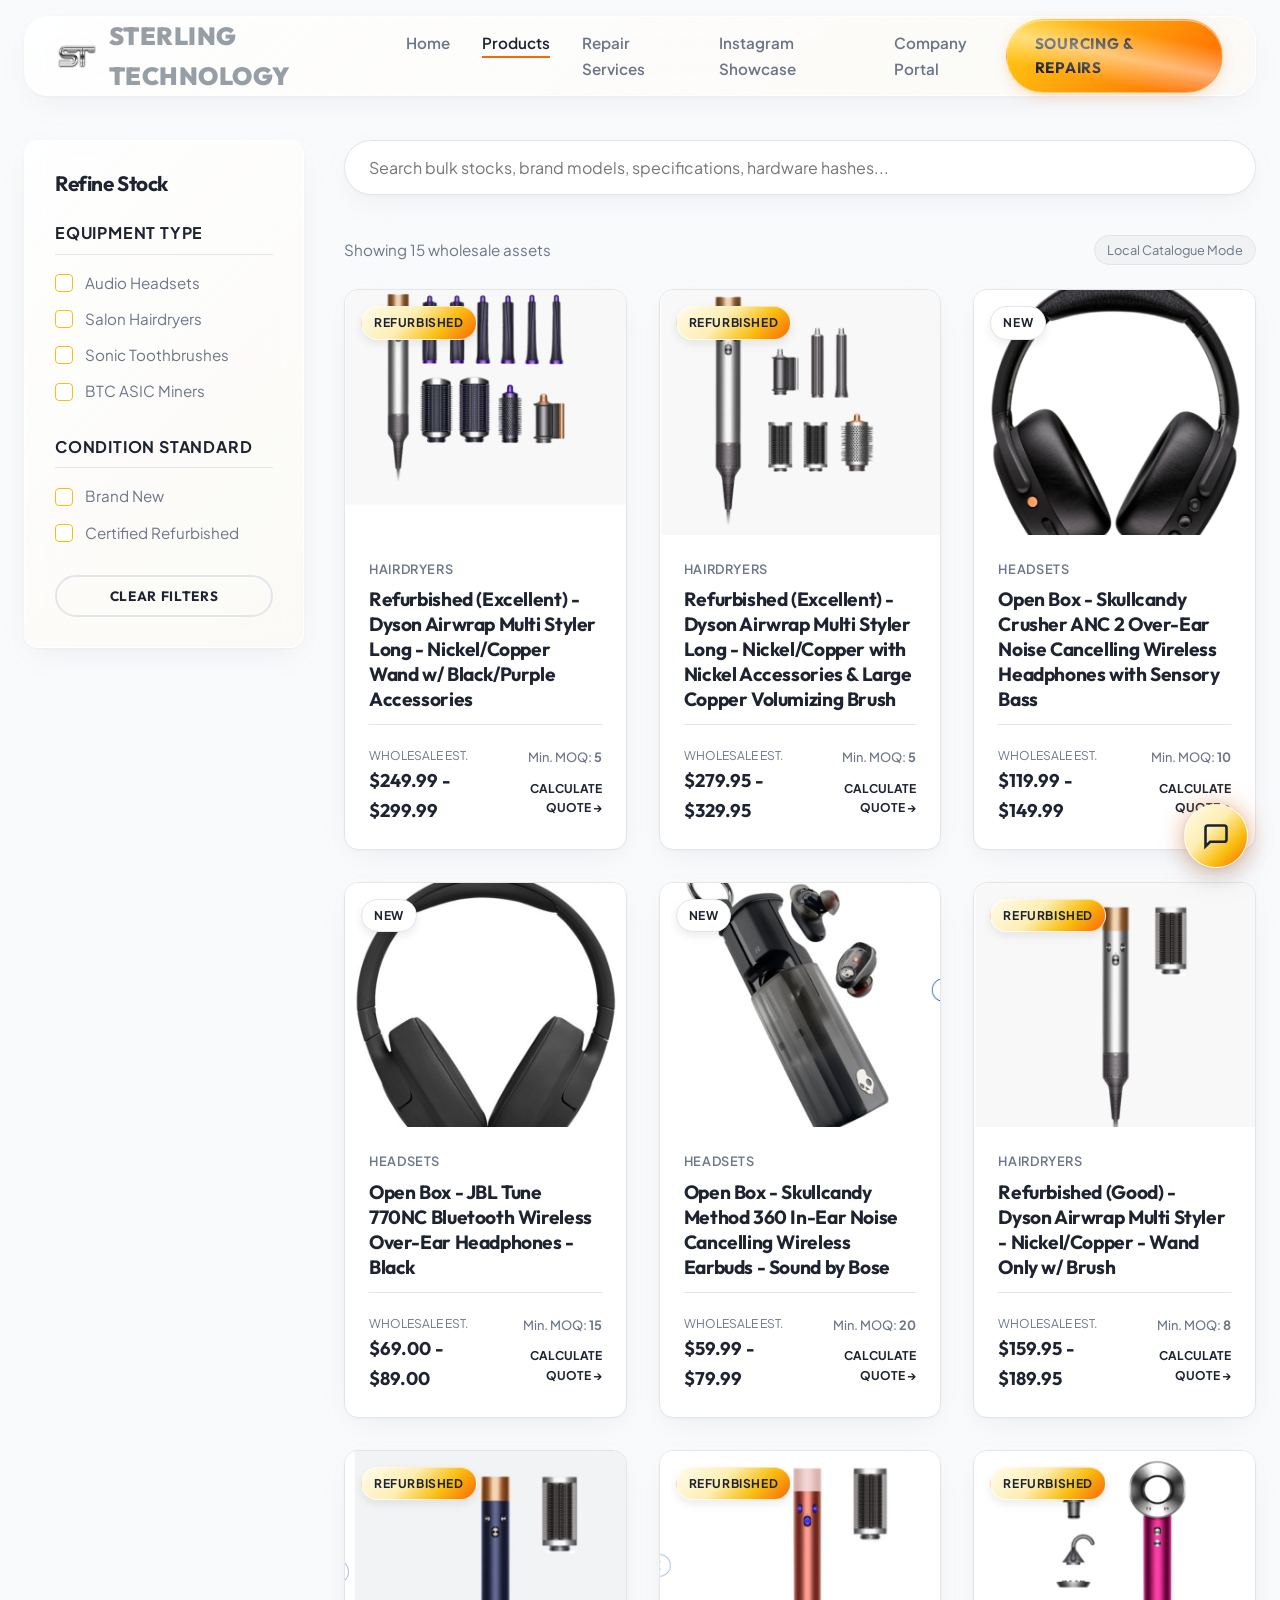
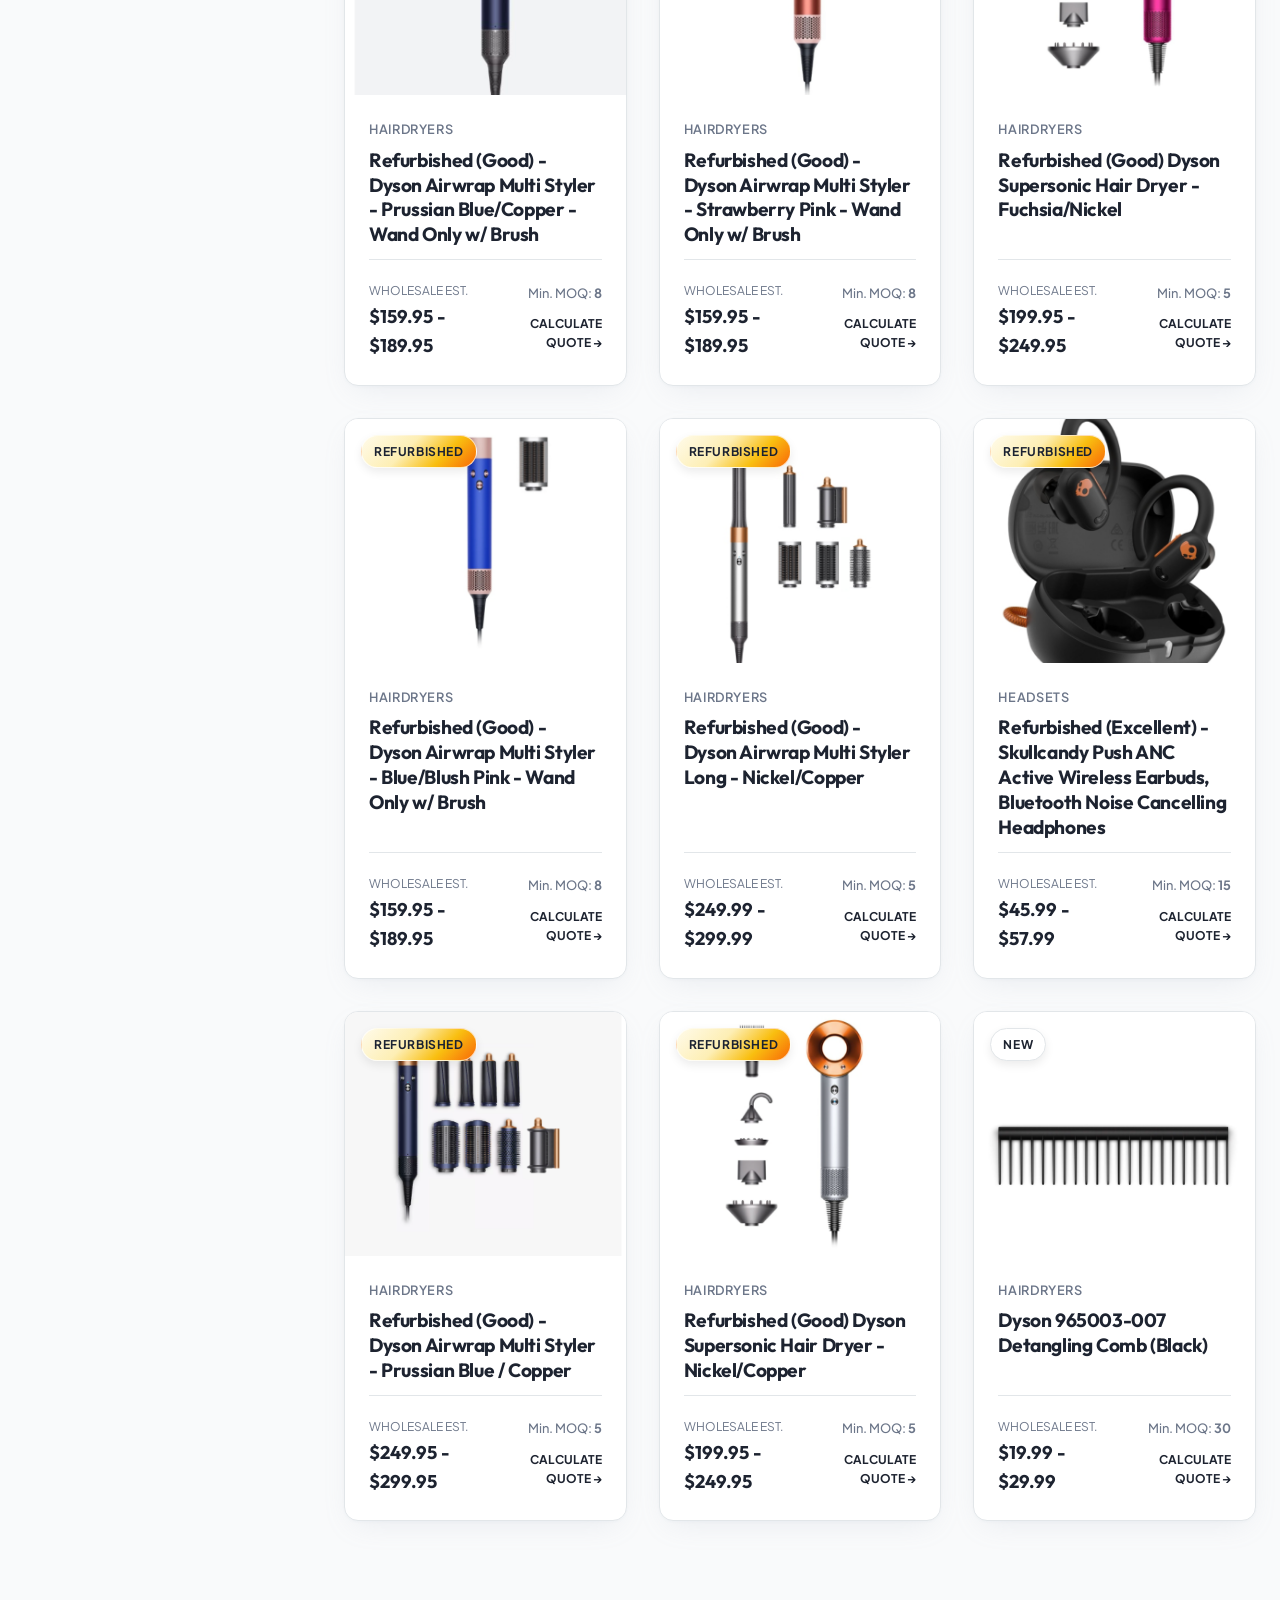
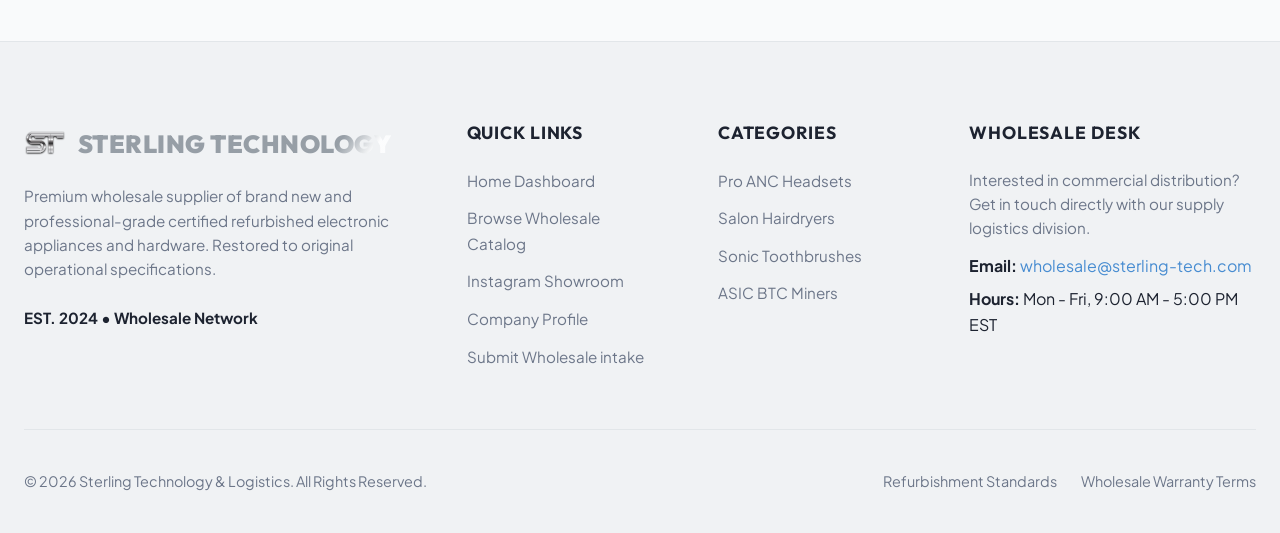
<file: web/products.html>
<!DOCTYPE html>
<html lang="en">
<head>
  <meta charset="UTF-8">
  <meta name="viewport" content="width=device-width, initial-scale=1.0">
  
  <title>Wholesale Electronics Catalog | Brand New & Certified Refurbished | Sterling Technology</title>
  <meta name="description" content="Browse our complete commercial inventory of ANC headsets, hair dryers, sonic electric toothbrushes, and high-performance Bitcoin ASIC miners. Access volume bulk margins.">
  
  <link rel="stylesheet" href="./css/styles.css">
</head>
<body>

  <!-- Dynamic Glass Header -->
  <header id="global-header"></header>

  <div class="container">
    <div class="catalog-layout">
      
      <!-- Filter Sidebar -->
      <aside class="filter-sidebar glass-panel">
        <h2 style="font-size: 1.3rem; margin-bottom: 24px; color: var(--text-main); font-family: 'Outfit';">Refine Stock</h2>
        
        <!-- Category Filter -->
        <div class="filter-group">
          <div class="filter-group-title">Equipment Type</div>
          <label class="checkbox-label">
            <input type="checkbox" name="category" value="headsets" class="checkbox-input">
            <span>Audio Headsets</span>
          </label>
          <label class="checkbox-label">
            <input type="checkbox" name="category" value="hairdryers" class="checkbox-input">
            <span>Salon Hairdryers</span>
          </label>
          <label class="checkbox-label">
            <input type="checkbox" name="category" value="toothbrushes" class="checkbox-input">
            <span>Sonic Toothbrushes</span>
          </label>
          <label class="checkbox-label">
            <input type="checkbox" name="category" value="btc_miners" class="checkbox-input">
            <span>BTC ASIC Miners</span>
          </label>
        </div>
        
        <!-- Condition Filter -->
        <div class="filter-group">
          <div class="filter-group-title">Condition Standard</div>
          <label class="checkbox-label">
            <input type="checkbox" name="condition" value="New" class="checkbox-input">
            <span>Brand New</span>
          </label>
          <label class="checkbox-label">
            <input type="checkbox" name="condition" value="Refurbished" class="checkbox-input">
            <span>Certified Refurbished</span>
          </label>
        </div>

        <button id="clear-filters-btn" class="btn-ghost" style="width: 100%; padding: 10px; font-size: 0.85rem; border-color: var(--border-light); justify-content: center; text-transform: uppercase;">Clear Filters</button>
      </aside>

      <!-- Catalog Main Area -->
      <main class="catalog-main">
        
        <!-- Search & Control Header -->
        <div class="search-wrap">
          <div class="search-input-box">
            <input type="text" id="catalog-search" class="search-input" placeholder="Search bulk stocks, brand models, specifications, hardware hashes...">
          </div>
          <div class="view-toggle-btns" style="display: none;">
            <!-- Included for markup completeness but hidden as grid is the core layout -->
            <button class="view-btn active" id="grid-view-btn">Grid</button>
          </div>
        </div>

        <div style="margin-bottom: 24px; color: var(--text-muted); font-size: 0.95rem; display: flex; justify-content: space-between; align-items: center;">
          <span id="results-count">Analyzing listings...</span>
          <span id="sync-status" style="font-size: 0.8rem; background: var(--bg-secondary); padding: 4px 12px; border-radius: 50px; border: 1px solid var(--border-light); color: var(--text-muted);">Local Catalogue Mode</span>
        </div>

        <!-- Products Grid -->
        <div class="products-grid" id="catalog-products-grid">
          <!-- Will be loaded dynamically via Javascript -->
          <div style="padding: 100px 0; text-align: center; grid-column: 1 / -1;">
            <div class="typing-bubble" style="margin: 0 auto;"><div class="typing-dot"></div><div class="typing-dot"></div><div class="typing-dot"></div></div>
            <p style="margin-top: 16px; color: var(--text-muted);">Syncing stock details...</p>
          </div>
        </div>
      </main>

    </div>
  </div>

  <!-- Footer -->
  <footer id="global-footer" class="footer"></footer>

  <!-- Scripts -->
  <script src="./js/products-api.js"></script>
  <script src="./js/app.js"></script>
  <script src="./js/chatbot.js"></script>
  
  <script>
    document.addEventListener("DOMContentLoaded", async () => {
      let products = [];
      const grid = document.getElementById("catalog-products-grid");
      const searchInput = document.getElementById("catalog-search");
      const resultsCountText = document.getElementById("results-count");
      
      const categoryCheckboxes = document.querySelectorAll('input[name="category"]');
      const conditionCheckboxes = document.querySelectorAll('input[name="condition"]');
      const clearFiltersBtn = document.getElementById("clear-filters-btn");

      // 1. Initial Data Fetch
      try {
        products = await getAllProducts();
        
        // Show status indicators if GITHUB sync config is active
        if (typeof GITHUB_CONFIG !== 'undefined' && GITHUB_CONFIG.enabled) {
          document.getElementById("sync-status").innerText = "GitHub Catalog Synced";
          document.getElementById("sync-status").style.color = "var(--accent-blue)";
        }
        
        // 2. Parse URL parameters for direct category filtering
        parseUrlParams();
        
        // 3. Render Catalog
        renderCatalog();
      } catch (err) {
        console.error("Failed to load catalog products:", err);
        grid.innerHTML = `<div style="grid-column:1/-1; padding: 60px; text-align: center; color: var(--text-muted);">Error fetching wholesale database. Please check connectivity.</div>`;
      }

      // 4. Setup Filter Event Listeners
      searchInput.addEventListener("input", renderCatalog);
      categoryCheckboxes.forEach(cb => cb.addEventListener("change", renderCatalog));
      conditionCheckboxes.forEach(cb => cb.addEventListener("change", renderCatalog));
      
      clearFiltersBtn.addEventListener("click", () => {
        searchInput.value = "";
        categoryCheckboxes.forEach(cb => cb.checked = false);
        conditionCheckboxes.forEach(cb => cb.checked = false);
        renderCatalog();
      });

      /**
       * Check query parameters in URL and pre-select filters
       */
      function parseUrlParams() {
        const params = new URLSearchParams(window.location.search);
        const categoryParam = params.get("category");
        const conditionParam = params.get("condition");

        if (categoryParam) {
          categoryCheckboxes.forEach(cb => {
            if (cb.value === categoryParam) cb.checked = true;
          });
        }
        if (conditionParam) {
          conditionCheckboxes.forEach(cb => {
            if (cb.value === conditionParam) cb.checked = true;
          });
        }
      }

      /**
       * Filter and render product list to grid
       */
      function renderCatalog() {
        const searchQuery = searchInput.value.toLowerCase().trim();
        
        // Get checked category values
        const selectedCategories = Array.from(categoryCheckboxes)
          .filter(cb => cb.checked)
          .map(cb => cb.value);

        // Get checked condition values
        const selectedConditions = Array.from(conditionCheckboxes)
          .filter(cb => cb.checked)
          .map(cb => cb.value);

        // Perform multi-criteria filter
        const filteredProducts = products.filter(product => {
          // Category match
          if (selectedCategories.length > 0 && !selectedCategories.includes(product.category)) {
            return false;
          }

          // Condition match
          if (selectedConditions.length > 0 && !selectedConditions.includes(product.condition)) {
            return false;
          }

          // Search term match (check title, category, highlights and specs)
          if (searchQuery) {
            const matchTitle = product.name.toLowerCase().includes(searchQuery);
            const matchCat = product.category.replace('_', ' ').toLowerCase().includes(searchQuery);
            const matchHighlights = product.highlights.some(hl => hl.toLowerCase().includes(searchQuery));
            const matchSpecs = Object.entries(product.specs).some(([k, v]) => 
              k.toLowerCase().includes(searchQuery) || v.toLowerCase().includes(searchQuery)
            );
            
            return matchTitle || matchCat || matchHighlights || matchSpecs;
          }

          return true;
        });

        // Clear grid and render cards
        grid.innerHTML = "";
        resultsCountText.innerText = `Showing ${filteredProducts.length} wholesale assets`;

        if (filteredProducts.length === 0) {
          grid.innerHTML = `
            <div style="grid-column: 1 / -1; padding: 80px 24px; text-align: center; background: var(--bg-secondary); border-radius: var(--radius-md); border: 1px dashed var(--border-light);">
              <h3 style="font-size:1.4rem; color: var(--text-main); margin-bottom: 8px;">No Stock Matches Found</h3>
              <p style="color: var(--text-muted); font-size: 0.95rem;">Try modifying search terms or checkboxes to discover available lots.</p>
            </div>
          `;
          return;
        }

        filteredProducts.forEach(product => {
          const card = document.createElement("div");
          card.className = "product-card";
          
          const condBadgeClass = product.condition === "New" ? "badge-new" : "badge-refurbished";
          
          card.innerHTML = `
            <div class="product-card-img-wrap">
              <span class="product-condition-badge ${condBadgeClass}">${product.condition}</span>
              <img src="${product.images[0]}" alt="${product.name}" class="product-card-img" loading="lazy">
            </div>
            <div class="product-card-content">
              <span class="product-card-cat">${product.category.replace('_', ' ')}</span>
              <h3 class="product-card-title">${product.name}</h3>
              <div class="product-card-info-row">
                <div>
                  <span class="product-card-price-label">Wholesale Est.</span>
                  <div class="product-card-price">${product.price_wholesale_range}</div>
                </div>
                <div style="text-align: right;">
                  <span class="product-card-moq">Min. MOQ: <strong>${product.moq}</strong></span>
                  <a href="product-detail.html?id=${product.id}" class="nav-link" style="display: block; font-size: 0.75rem; text-transform: uppercase; font-weight: 700; margin-top: 4px; color: var(--text-main);">
                    Calculate Quote →
                  </a>
                </div>
              </div>
            </div>
          `;
          grid.appendChild(card);
        });
      }
    });
  </script>
</body>
</html>
</file>
<file: web/css/styles.css>
@import url('https://fonts.googleapis.com/css2?family=Outfit:wght@300;400;500;600;700;800;900&family=Plus+Jakarta+Sans:wght@300;400;500;600;700;800&display=swap');

/* --- PREMIUM DESIGN SYSTEM & CSS VARIABLES --- */
:root {
  /* Color Palettes - Harmonious HSL */
  --bg-primary: hsl(210, 20%, 98%);       /* Pure soft slate-white */
  --bg-secondary: hsl(210, 16%, 95%);     /* Soft gray */
  --bg-card: hsl(0, 0%, 100%);            /* Crisp solid white */
  --bg-glass: rgba(255, 255, 255, 0.65);  /* Frosted white glass */
  --border-glass: rgba(255, 255, 255, 0.7);
  --border-light: hsl(210, 14%, 90%);     /* Clean borders */
  
  /* Text Hues - No pure black for premium feel */
  --text-main: hsl(220, 25%, 15%);        /* Deep charcoal */
  --text-muted: hsl(220, 12%, 48%);       /* Steel slate */
  --text-light: hsl(220, 10%, 90%);       /* Light off-white */
  
  /* Curated Tech Yellow & Orange Sunset Theme Accents */
  --silver-light: hsl(48, 95%, 85%) ;      /* Bright liquid yellow tint */
  --silver-medium: hsl(45, 95%, 52%);      /* Pure Tech Yellow */
  --silver-dark: hsl(24, 95%, 50%);        /* Vibrant Tech Orange */
  --chrome-highlight: hsl(48, 100%, 96%);  /* High-glare yellow light reflection */
  
  /* Brand Specific Silver/Chrome Variables (Preserves Silver logo and title shine) */
  --brand-silver-light: hsl(210, 20%, 94%);
  --brand-silver-medium: hsl(210, 10%, 82%);
  --brand-silver-dark: hsl(210, 8%, 62%);
  --brand-chrome-highlight: hsl(210, 30%, 99%);
  
  /* Gradients */
  --metallic-grad: linear-gradient(135deg, var(--chrome-highlight) 0%, var(--silver-light) 40%, var(--silver-medium) 70%, var(--silver-dark) 100%);
  --metallic-hover-grad: linear-gradient(135deg, var(--chrome-highlight) 0%, hsl(45, 95%, 80%) 30%, var(--silver-medium) 60%, hsl(20, 95%, 45%) 100%);
  --glass-grad: linear-gradient(135deg, rgba(255, 255, 255, 0.85) 0%, rgba(254, 250, 240, 0.45) 100%);
  
  /* Accents */
  --accent-blue: hsl(210, 60%, 55%);
  --accent-emerald: hsl(150, 50%, 45%);
  
  /* Shadow Systems */
  --shadow-premium: 0 10px 30px -10px rgba(148, 163, 184, 0.18), 
                    0 1px 3px rgba(148, 163, 184, 0.06);
  --shadow-hover: 0 25px 50px -20px rgba(100, 116, 139, 0.28), 
                  0 0 15px rgba(226, 232, 240, 0.8),
                  inset 0 1px 0 rgba(255, 255, 255, 0.8);
  --silver-glow: 0 0 25px rgba(249, 115, 22, 0.4), 0 0 5px rgba(251, 146, 60, 0.2);
  
  /* Borders & Radius */
  --radius-sm: 8px;
  --radius-md: 14px;
  --radius-lg: 24px;
  --radius-xl: 32px;
  
  /* Timing */
  --transition-smooth: all 0.4s cubic-bezier(0.16, 1, 0.3, 1);
  --transition-fast: all 0.2s cubic-bezier(0.4, 0, 0.2, 1);
}

/* --- RESET & GLOBAL STYLES --- */
*, *::before, *::after {
  box-sizing: border-box;
  margin: 0;
  padding: 0;
}

html {
  scroll-behavior: smooth;
  font-size: 16px;
}

body {
  background-color: var(--bg-primary);
  color: var(--text-main);
  font-family: 'Plus Jakarta Sans', sans-serif;
  line-height: 1.6;
  overflow-x: hidden;
  -webkit-font-smoothing: antialiased;
}

h1, h2, h3, h4, h5, h6 {
  font-family: 'Outfit', sans-serif;
  font-weight: 700;
  letter-spacing: -0.02em;
  line-height: 1.2;
}

a {
  color: inherit;
  text-decoration: none;
  transition: var(--transition-fast);
}

button, input, select, textarea {
  font-family: inherit;
  font-size: inherit;
  color: inherit;
}

/* --- SCROLLBARS --- */
::-webkit-scrollbar {
  width: 10px;
}
::-webkit-scrollbar-track {
  background: var(--bg-primary);
}
::-webkit-scrollbar-thumb {
  background: var(--silver-medium);
  border: 3px solid var(--bg-primary);
  border-radius: 10px;
}
::-webkit-scrollbar-thumb:hover {
  background: var(--silver-dark);
}

/* --- GLASSMORPHISM & METALLIC SHAPE CLASSES --- */
.glass-panel {
  background: var(--glass-grad);
  backdrop-filter: blur(16px) saturate(120%);
  -webkit-backdrop-filter: blur(16px) saturate(120%);
  border: 1px solid var(--border-glass);
  box-shadow: var(--shadow-premium);
  border-radius: var(--radius-md);
  transition: var(--transition-smooth);
}

.glass-panel:hover {
  border-color: rgba(255, 255, 255, 0.95);
  box-shadow: var(--shadow-hover);
}

/* Premium Solid Button (Yellow-Orange Gradient) */
.btn-silver {
  background: linear-gradient(135deg, hsl(48, 100%, 54%) 0%, hsl(24, 100%, 50%) 100%);
  border: 1px solid rgba(255, 255, 255, 0.35);
  box-shadow: 0 4px 15px -3px rgba(249, 115, 22, 0.3), 
              inset 0 1px 0 rgba(255, 255, 255, 0.5);
  color: hsl(220, 30%, 15%);
  cursor: pointer;
  display: inline-flex;
  align-items: center;
  gap: 8px;
  font-family: 'Outfit', sans-serif;
  font-weight: 700;
  font-size: 0.95rem;
  padding: 12px 28px;
  border-radius: 50px;
  text-transform: uppercase;
  letter-spacing: 0.05em;
  transition: var(--transition-smooth);
  position: relative;
  overflow: hidden;
}

.btn-silver::after {
  content: '';
  position: absolute;
  top: -50%;
  left: -50%;
  width: 200%;
  height: 200%;
  background: linear-gradient(
    to bottom right,
    rgba(255, 255, 255, 0) 0%,
    rgba(255, 255, 255, 0) 40%,
    rgba(255, 255, 255, 0.45) 50%,
    rgba(255, 255, 255, 0) 60%,
    rgba(255, 255, 255, 0) 100%
  );
  transform: rotate(30deg);
  transition: transform 0.8s ease;
}

.btn-silver:hover {
  background: linear-gradient(135deg, hsl(48, 100%, 58%) 0%, hsl(20, 100%, 46%) 100%);
  box-shadow: 0 8px 25px -5px rgba(249, 115, 22, 0.5), var(--silver-glow);
  transform: translateY(-2px);
}

.btn-silver:hover::after {
  transform: rotate(30deg) translate(20%, 20%);
}

.btn-silver:active {
  transform: translateY(0);
}

/* Secondary Ghost Button */
.btn-ghost {
  border: 2px solid var(--silver-dark);
  background: transparent;
  color: var(--text-main);
  cursor: pointer;
  display: inline-flex;
  align-items: center;
  gap: 8px;
  font-family: 'Outfit', sans-serif;
  font-weight: 700;
  font-size: 0.95rem;
  padding: 11px 28px; /* Slightly adjusted padding to balance 2px borders */
  border-radius: 50px;
  text-transform: uppercase;
  letter-spacing: 0.05em;
  transition: var(--transition-smooth);
}

.btn-ghost:hover {
  background: rgba(226, 232, 240, 0.4);
  border-color: var(--text-main);
  transform: translateY(-2px);
}

/* --- STRUCTURE LAYOUT --- */
.container {
  width: 100%;
  max-width: 1280px;
  margin: 0 auto;
  padding: 0 24px;
}

/* Glass Header */
.header {
  position: fixed;
  top: 16px;
  left: 50%;
  transform: translateX(-50%);
  width: calc(100% - 32px);
  max-width: 1232px;
  z-index: 1000;
  height: 80px;
  border-radius: var(--radius-lg);
  display: flex;
  align-items: center;
  justify-content: space-between;
  padding: 0 32px;
}

.header.scrolled {
  background: rgba(255, 255, 255, 0.85);
  box-shadow: 0 20px 40px -15px rgba(148, 163, 184, 0.25);
  border-color: rgba(255, 255, 255, 0.9);
}

.logo-container {
  display: flex;
  align-items: center;
  gap: 12px;
}

/* Stunning Brand Logo */
.silver-logo {
  width: 42px;
  height: 42px;
  background-image: url('../images/logo.png');
  background-size: contain;
  background-repeat: no-repeat;
  background-position: center;
  position: relative;
  display: flex;
  align-items: center;
  justify-content: center;
  transition: var(--transition-smooth);
}

.brand-name {
  font-family: 'Outfit', sans-serif;
  font-size: 1.55rem;
  font-weight: 900;
  letter-spacing: 0.02em;
  background: linear-gradient(
    125deg,
    var(--brand-silver-dark) 0%,
    var(--brand-silver-dark) 42%,
    var(--brand-chrome-highlight) 48%,
    var(--brand-chrome-highlight) 52%,
    var(--brand-silver-dark) 58%,
    var(--brand-silver-dark) 100%
  );
  background-size: 200% auto;
  -webkit-background-clip: text;
  -webkit-text-fill-color: transparent;
  animation: textShine 12s ease-in-out infinite;
}

@keyframes textShine {
  0% {
    background-position: 200% center;
  }
  100% {
    background-position: -200% center;
  }
}

.nav-menu {
  display: flex;
  gap: 32px;
  list-style: none;
}

.nav-link {
  font-weight: 600;
  font-size: 0.95rem;
  color: var(--text-muted);
  position: relative;
  padding: 6px 0;
}

.nav-link::after {
  content: '';
  position: absolute;
  bottom: 0;
  left: 0;
  width: 0;
  height: 2px;
  background: var(--silver-dark);
  transition: var(--transition-fast);
}

.nav-link:hover, .nav-link.active {
  color: var(--text-main);
}

.nav-link:hover::after, .nav-link.active::after {
  width: 100%;
}

.header-cta {
  display: flex;
  align-items: center;
}

/* Footer style */
.footer {
  background: var(--bg-secondary);
  border-top: 1px solid var(--border-light);
  padding: 80px 0 40px 0;
  margin-top: 120px;
}

.footer-grid {
  display: grid;
  grid-template-columns: 2fr 1fr 1fr 1.5fr;
  gap: 60px;
  margin-bottom: 60px;
}

.footer-col h3 {
  font-size: 1.1rem;
  margin-bottom: 24px;
  text-transform: uppercase;
  letter-spacing: 0.05em;
  color: var(--text-main);
}

.footer-links {
  list-style: none;
  display: flex;
  flex-direction: column;
  gap: 12px;
}

.footer-links a {
  color: var(--text-muted);
  font-size: 0.95rem;
}

.footer-links a:hover {
  color: var(--text-main);
  padding-left: 4px;
}

.footer-about p {
  color: var(--text-muted);
  font-size: 0.95rem;
  margin: 16px 0 24px 0;
}

.footer-bottom {
  border-top: 1px solid var(--border-light);
  padding-top: 40px;
  display: flex;
  justify-content: space-between;
  align-items: center;
  color: var(--text-muted);
  font-size: 0.9rem;
}

/* --- HERO LANDING SECTION --- */
.hero-section {
  padding: 180px 0 100px 0;
  position: relative;
}

.hero-grid {
  display: grid;
  grid-template-columns: 1.1fr 0.9fr;
  gap: 60px;
  align-items: center;
}

.hero-badge {
  display: inline-flex;
  align-items: center;
  gap: 8px;
  padding: 8px 18px;
  border-radius: 50px;
  background: var(--bg-card);
  border: 1px solid var(--border-light);
  font-size: 0.85rem;
  font-weight: 700;
  text-transform: uppercase;
  letter-spacing: 0.08em;
  color: var(--text-muted);
  margin-bottom: 24px;
  box-shadow: 0 4px 12px rgba(148, 163, 184, 0.05);
}

.hero-badge .dot {
  width: 8px;
  height: 8px;
  background: var(--silver-dark);
  border-radius: 50%;
  animation: pulse-silver 2s infinite;
}

.hero-title {
  font-size: 3.5rem;
  font-weight: 800;
  line-height: 1.1;
  margin-bottom: 24px;
  background: linear-gradient(135deg, var(--text-main) 0%, var(--silver-dark) 100%);
  -webkit-background-clip: text;
  -webkit-text-fill-color: transparent;
}

.hero-desc {
  font-size: 1.15rem;
  color: var(--text-muted);
  margin-bottom: 40px;
  max-width: 580px;
}

.hero-actions {
  display: flex;
  gap: 16px;
  align-items: center;
}

/* Breathtaking Showcase Item Visual */
.hero-visual {
  position: relative;
  width: 100%;
  aspect-ratio: 1;
}

.showcase-plate {
  width: 85%;
  height: 85%;
  position: absolute;
  top: 7%;
  left: 7%;
  background: var(--glass-grad);
  border: 1px solid var(--border-glass);
  box-shadow: var(--shadow-hover);
  border-radius: var(--radius-xl);
  overflow: hidden;
  display: flex;
  align-items: center;
  justify-content: center;
  transition: var(--transition-smooth);
}

.showcase-bg-glow {
  position: absolute;
  width: 150%;
  height: 150%;
  background: radial-gradient(circle, rgba(226, 232, 240, 0.7) 0%, rgba(255, 255, 255, 0) 65%);
  top: -25%;
  left: -25%;
  z-index: 1;
  animation: float 8s ease-in-out infinite;
}

.showcase-img {
  width: 80%;
  height: 80%;
  object-fit: contain;
  z-index: 2;
  filter: drop-shadow(0 20px 30px rgba(100, 116, 139, 0.25));
  transition: var(--transition-smooth);
}

.hero-visual:hover .showcase-img {
  transform: scale(1.08) rotate(2deg);
}

.hero-visual:hover .showcase-plate {
  border-color: rgba(255, 255, 255, 0.95);
  box-shadow: 0 35px 70px -25px rgba(100, 116, 139, 0.35), var(--silver-glow);
}

/* Floating Status Tag */
.showcase-tag {
  position: absolute;
  bottom: 12%;
  right: 0;
  z-index: 3;
  padding: 16px 24px;
  background: rgba(255, 255, 255, 0.9);
  backdrop-filter: blur(12px);
  -webkit-backdrop-filter: blur(12px);
  border: 1px solid var(--border-glass);
  border-radius: var(--radius-md);
  box-shadow: var(--shadow-premium);
  display: flex;
  flex-direction: column;
  gap: 4px;
}

.showcase-tag .tag-label {
  font-size: 0.75rem;
  font-weight: 700;
  text-transform: uppercase;
  color: var(--text-muted);
  letter-spacing: 0.05em;
}

.showcase-tag .tag-val {
  font-family: 'Outfit', sans-serif;
  font-size: 1.15rem;
  font-weight: 700;
  color: var(--text-main);
}

/* --- SECTION GENERAL STYLES --- */
.section-margin {
  margin-top: 140px;
}

.section-header {
  text-align: center;
  margin-bottom: 60px;
  position: relative;
}

.section-subtitle {
  font-family: 'Outfit', sans-serif;
  font-size: 0.9rem;
  font-weight: 700;
  text-transform: uppercase;
  letter-spacing: 0.12em;
  color: var(--silver-dark);
  margin-bottom: 12px;
}

.section-title {
  font-size: 2.5rem;
  font-weight: 800;
  color: var(--text-main);
}

.section-title span {
  background: linear-gradient(135deg, hsl(45, 100%, 50%) 0%, hsl(22, 100%, 48%) 100%);
  -webkit-background-clip: text;
  -webkit-text-fill-color: transparent;
}

/* --- PRODUCT CARDS & GRID --- */
.products-grid {
  display: grid;
  grid-template-columns: repeat(auto-fill, minmax(280px, 1fr));
  gap: 32px;
}

.product-card {
  background: var(--bg-card);
  border: 1px solid var(--border-light);
  border-radius: var(--radius-md);
  overflow: hidden;
  display: flex;
  flex-direction: column;
  position: relative;
  box-shadow: var(--shadow-premium);
  transition: var(--transition-smooth);
}

.product-card::before {
  content: '';
  position: absolute;
  top: 0;
  left: 0;
  right: 0;
  height: 4px;
  background: var(--metallic-grad);
  opacity: 0;
  transition: var(--transition-smooth);
}

.product-card-img-wrap {
  position: relative;
  aspect-ratio: 1.15;
  background: var(--bg-secondary);
  overflow: hidden;
  display: flex;
  align-items: center;
  justify-content: center;
}

.product-card-img {
  width: 100%;
  height: 100%;
  object-fit: cover;
  transition: var(--transition-smooth);
}

.product-condition-badge {
  position: absolute;
  top: 16px;
  left: 16px;
  padding: 6px 12px;
  border-radius: 50px;
  font-size: 0.75rem;
  font-weight: 700;
  text-transform: uppercase;
  letter-spacing: 0.05em;
  z-index: 2;
  box-shadow: 0 4px 10px rgba(0,0,0,0.08);
}

.badge-new {
  background: var(--bg-card);
  color: var(--text-main);
  border: 1px solid var(--border-light);
}

.badge-refurbished {
  background: var(--metallic-grad);
  color: hsl(220, 30%, 15%);
  border: 1px solid rgba(255, 255, 255, 0.7);
}

.product-card-content {
  padding: 24px;
  display: flex;
  flex-direction: column;
  flex-grow: 1;
}

.product-card-cat {
  font-size: 0.8rem;
  text-transform: uppercase;
  color: var(--text-muted);
  font-weight: 600;
  letter-spacing: 0.05em;
  margin-bottom: 8px;
}

.product-card-title {
  font-size: 1.2rem;
  font-weight: 700;
  color: var(--text-main);
  margin-bottom: 12px;
  line-height: 1.3;
}

.product-card-info-row {
  display: flex;
  justify-content: space-between;
  align-items: center;
  margin-top: auto;
  padding-top: 16px;
  border-top: 1px solid var(--border-light);
}

.product-card-price-label {
  font-size: 0.75rem;
  color: var(--text-muted);
  text-transform: uppercase;
}

.product-card-price {
  font-family: 'Outfit', sans-serif;
  font-size: 1.15rem;
  font-weight: 700;
  color: var(--text-main);
}

.product-card-moq {
  font-size: 0.8rem;
  color: var(--text-muted);
  font-weight: 500;
}

/* Card Hover States */
.product-card:hover {
  transform: translateY(-8px);
  box-shadow: var(--shadow-hover);
  border-color: var(--silver-medium);
}

.product-card:hover::before {
  opacity: 1;
}

.product-card:hover .product-card-img {
  transform: scale(1.06);
}

/* Newly Added Section Carousel Scroll Style */
.carousel-container {
  position: relative;
  overflow: hidden;
  padding: 10px 0;
}

.carousel-scroll {
  display: flex;
  gap: 30px;
  overflow-x: auto;
  scroll-snap-type: x mandatory;
  scrollbar-width: none; /* Firefox */
  padding-bottom: 20px;
}

.carousel-scroll::-webkit-scrollbar {
  display: none; /* Safari & Chrome */
}

.carousel-scroll .product-card {
  flex: 0 0 320px;
  scroll-snap-align: start;
}

/* --- WHOLESALE ADVANTAGES GRIDS --- */
.advantages-grid {
  display: grid;
  grid-template-columns: repeat(3, 1fr);
  gap: 32px;
}

.advantage-card {
  padding: 40px;
  text-align: left;
}

.advantage-icon-wrap {
  width: 60px;
  height: 60px;
  background: var(--metallic-grad);
  border-radius: var(--radius-md);
  display: flex;
  align-items: center;
  justify-content: center;
  box-shadow: var(--silver-glow);
  margin-bottom: 28px;
}

.advantage-icon {
  width: 28px;
  height: 28px;
  stroke: hsl(220, 30%, 15%);
  stroke-width: 2;
  fill: none;
}

.advantage-card h3 {
  font-size: 1.35rem;
  margin-bottom: 16px;
  color: var(--text-main);
}

.advantage-card p {
  color: var(--text-muted);
  font-size: 0.95rem;
}

/* --- CATALOG SEARCH & FILTER --- */
.catalog-layout {
  display: grid;
  grid-template-columns: 280px 1fr;
  gap: 40px;
  padding-top: 140px;
}

.filter-sidebar {
  position: sticky;
  top: 120px;
  height: fit-content;
  padding: 30px;
}

.filter-group {
  margin-bottom: 30px;
}

.filter-group-title {
  font-size: 1rem;
  font-weight: 700;
  margin-bottom: 16px;
  text-transform: uppercase;
  letter-spacing: 0.05em;
  color: var(--text-main);
  border-bottom: 1px solid var(--border-light);
  padding-bottom: 8px;
}

/* Custom Checkbox styles */
.checkbox-label {
  display: flex;
  align-items: center;
  gap: 12px;
  font-size: 0.95rem;
  color: var(--text-muted);
  cursor: pointer;
  margin-bottom: 12px;
  transition: var(--transition-fast);
}

.checkbox-label:hover {
  color: var(--text-main);
}

.checkbox-input {
  appearance: none;
  -webkit-appearance: none;
  width: 18px;
  height: 18px;
  border: 1px solid var(--silver-medium);
  border-radius: 4px;
  background: white;
  cursor: pointer;
  position: relative;
  transition: var(--transition-fast);
}

.checkbox-input:checked {
  background: var(--metallic-grad);
  border-color: var(--silver-dark);
}

.checkbox-input:checked::before {
  content: '✓';
  position: absolute;
  top: 50%;
  left: 50%;
  transform: translate(-50%, -50%);
  color: var(--text-main);
  font-size: 0.75rem;
  font-weight: bold;
}

.search-wrap {
  display: flex;
  margin-bottom: 40px;
  gap: 16px;
}

.search-input-box {
  flex-grow: 1;
  position: relative;
}

.search-input {
  width: 100%;
  padding: 16px 24px;
  border-radius: 50px;
  border: 1px solid var(--border-light);
  background: var(--bg-card);
  box-shadow: var(--shadow-premium);
  font-size: 1rem;
  transition: var(--transition-smooth);
}

.search-input:focus {
  outline: none;
  border-color: var(--silver-medium);
  box-shadow: 0 10px 25px -5px rgba(148, 163, 184, 0.25), var(--silver-glow);
}

.view-toggle-btns {
  display: flex;
  background: var(--bg-secondary);
  border-radius: 50px;
  padding: 4px;
  border: 1px solid var(--border-light);
}

.view-btn {
  background: transparent;
  border: none;
  padding: 8px 16px;
  border-radius: 50px;
  cursor: pointer;
  color: var(--text-muted);
  font-weight: 600;
  transition: var(--transition-fast);
}

.view-btn.active {
  background: var(--bg-card);
  color: var(--text-main);
  box-shadow: var(--shadow-premium);
}

/* --- PRODUCT DETAIL SPECIFICS --- */
.detail-layout {
  padding-top: 140px;
}

.detail-grid {
  display: grid;
  grid-template-columns: 1.1fr 0.9fr;
  gap: 60px;
  margin-bottom: 80px;
}

.detail-gallery {
  display: flex;
  flex-direction: column;
  gap: 20px;
}

.gallery-main-wrap {
  width: 100%;
  aspect-ratio: 1.2;
  background: var(--bg-secondary);
  border-radius: var(--radius-lg);
  overflow: hidden;
  border: 1px solid var(--border-light);
}

.gallery-main {
  width: 100%;
  height: 100%;
  object-fit: cover;
}

.gallery-thumbs {
  display: flex;
  gap: 16px;
}

.gallery-thumb {
  width: 80px;
  height: 80px;
  background: var(--bg-secondary);
  border-radius: var(--radius-sm);
  overflow: hidden;
  border: 2px solid transparent;
  cursor: pointer;
  transition: var(--transition-fast);
}

.gallery-thumb.active, .gallery-thumb:hover {
  border-color: var(--silver-dark);
}

.gallery-thumb img {
  width: 100%;
  height: 100%;
  object-fit: cover;
}

.detail-info {
  display: flex;
  flex-direction: column;
}

.detail-title {
  font-size: 2.8rem;
  font-weight: 800;
  margin-bottom: 12px;
  color: var(--text-main);
}

.detail-meta-row {
  display: flex;
  align-items: center;
  gap: 16px;
  margin-bottom: 24px;
}

.detail-price-box {
  margin: 24px 0;
  padding: 24px;
  border-radius: var(--radius-md);
  background: var(--bg-secondary);
  border: 1px solid var(--border-light);
}

.detail-price-box h4 {
  font-size: 0.8rem;
  color: var(--text-muted);
  text-transform: uppercase;
  margin-bottom: 8px;
}

.detail-price-val {
  font-family: 'Outfit', sans-serif;
  font-size: 2.2rem;
  font-weight: 800;
  color: var(--text-main);
  background: linear-gradient(135deg, var(--text-main) 0%, var(--silver-dark) 100%);
  -webkit-background-clip: text;
  -webkit-text-fill-color: transparent;
}

.detail-highlights {
  margin-bottom: 32px;
  list-style-position: inside;
  display: flex;
  flex-direction: column;
  gap: 12px;
}

.detail-highlights li {
  color: var(--text-muted);
  font-size: 1rem;
}

/* Quality Refurbished Shield Widget */
.quality-shield {
  display: flex;
  gap: 20px;
  padding: 24px;
  border-radius: var(--radius-md);
  margin-bottom: 40px;
  border: 1px solid var(--silver-medium);
  background: var(--glass-grad);
}

.quality-shield-icon {
  width: 48px;
  height: 48px;
  background: var(--metallic-grad);
  border-radius: 50%;
  display: flex;
  align-items: center;
  justify-content: center;
  box-shadow: var(--silver-glow);
  flex-shrink: 0;
}

.quality-shield-text h4 {
  font-size: 1.05rem;
  font-weight: 700;
  margin-bottom: 4px;
  color: var(--text-main);
}

.quality-shield-text p {
  font-size: 0.9rem;
  color: var(--text-muted);
  line-height: 1.5;
}

/* Interactive Wholesale Calculator */
.calculator-box {
  padding: 32px;
  margin-bottom: 40px;
}

.calculator-title {
  font-size: 1.15rem;
  font-weight: 700;
  margin-bottom: 20px;
  text-transform: uppercase;
  letter-spacing: 0.05em;
  color: var(--text-main);
}

.calc-row {
  display: grid;
  grid-template-columns: 1fr 1fr;
  gap: 24px;
  margin-bottom: 24px;
}

.calc-input-wrap label {
  display: block;
  font-size: 0.85rem;
  font-weight: 700;
  color: var(--text-muted);
  text-transform: uppercase;
  margin-bottom: 8px;
}

.calc-input {
  width: 100%;
  padding: 12px 18px;
  border-radius: 8px;
  border: 1px solid var(--border-light);
  background: white;
  font-size: 1.1rem;
  font-weight: 700;
  outline: none;
}

.calc-input:focus {
  border-color: var(--silver-dark);
}

.calc-result-panel {
  background: var(--bg-secondary);
  border: 1px solid var(--border-light);
  border-radius: var(--radius-sm);
  padding: 20px;
  margin-bottom: 24px;
}

.calc-result-row {
  display: flex;
  justify-content: space-between;
  align-items: center;
  margin-bottom: 12px;
}

.calc-result-row:last-child {
  margin-bottom: 0;
  padding-top: 12px;
  border-top: 1px solid var(--border-light);
}

.calc-result-row span {
  font-size: 0.95rem;
  color: var(--text-muted);
}

.calc-result-row .val {
  font-family: 'Outfit', sans-serif;
  font-size: 1.15rem;
  font-weight: 700;
  color: var(--text-main);
}

.calc-result-row .val-large {
  font-family: 'Outfit', sans-serif;
  font-size: 1.6rem;
  font-weight: 800;
  color: var(--accent-emerald);
}

/* Specs Table */
.specs-table-wrap {
  margin-top: 60px;
}

.specs-title {
  font-size: 1.6rem;
  margin-bottom: 24px;
  color: var(--text-main);
}

.specs-table {
  width: 100%;
  border-collapse: collapse;
  margin-top: 16px;
}

.specs-table tr {
  border-bottom: 1px solid var(--border-light);
}

.specs-table td {
  padding: 16px 24px;
  font-size: 0.95rem;
}

.specs-table td:first-child {
  font-weight: 700;
  color: var(--text-main);
  width: 30%;
  background: var(--bg-secondary);
  border-radius: var(--radius-sm) 0 0 var(--radius-sm);
}

.specs-table td:last-child {
  color: var(--text-muted);
}

/* Modal Form Styles */
.modal-overlay {
  position: fixed;
  top: 0;
  left: 0;
  width: 100%;
  height: 100%;
  background: rgba(15, 23, 42, 0.4);
  backdrop-filter: blur(8px);
  z-index: 1100;
  display: flex;
  align-items: center;
  justify-content: center;
  opacity: 0;
  pointer-events: none;
  transition: var(--transition-smooth);
}

.modal-overlay.active {
  opacity: 1;
  pointer-events: all;
}

.modal-content {
  width: 100%;
  max-width: 580px;
  padding: 40px;
  transform: scale(0.9) translateY(20px);
  transition: var(--transition-smooth);
  position: relative;
}

.modal-overlay.active .modal-content {
  transform: scale(1) translateY(0);
}

.close-modal-btn {
  position: absolute;
  top: 24px;
  right: 24px;
  background: transparent;
  border: none;
  font-size: 1.5rem;
  cursor: pointer;
  color: var(--text-muted);
  transition: var(--transition-fast);
}

.close-modal-btn:hover {
  color: var(--text-main);
}

/* Custom form fields */
.form-group {
  margin-bottom: 20px;
}

.form-group label {
  display: block;
  font-size: 0.85rem;
  font-weight: 700;
  color: var(--text-muted);
  text-transform: uppercase;
  margin-bottom: 8px;
}

.form-control {
  width: 100%;
  padding: 12px 18px;
  border: 1px solid var(--border-light);
  border-radius: 8px;
  background: white;
  font-size: 0.95rem;
  outline: none;
  transition: var(--transition-fast);
}

.form-control:focus {
  border-color: var(--silver-dark);
  box-shadow: var(--silver-glow);
}

/* --- INSTAGRAM PAGE --- */
.instagram-grid {
  display: grid;
  grid-template-columns: repeat(auto-fill, minmax(320px, 1fr));
  gap: 30px;
  margin-top: 40px;
}

.insta-card {
  position: relative;
  aspect-ratio: 1;
  border-radius: var(--radius-md);
  overflow: hidden;
  border: 1px solid var(--border-light);
  cursor: pointer;
  box-shadow: var(--shadow-premium);
}

.insta-img {
  width: 100%;
  height: 100%;
  object-fit: cover;
  transition: var(--transition-smooth);
}

.insta-overlay {
  position: absolute;
  top: 0;
  left: 0;
  width: 100%;
  height: 100%;
  background: rgba(255, 255, 255, 0.8);
  backdrop-filter: blur(6px);
  -webkit-backdrop-filter: blur(6px);
  display: flex;
  flex-direction: column;
  justify-content: center;
  align-items: center;
  gap: 16px;
  opacity: 0;
  transition: var(--transition-smooth);
  padding: 24px;
  text-align: center;
}

.insta-stats {
  display: flex;
  gap: 24px;
  font-family: 'Outfit', sans-serif;
  font-weight: 700;
  color: var(--text-main);
  font-size: 1.1rem;
}

.insta-stats span {
  display: flex;
  align-items: center;
  gap: 8px;
}

.insta-caption {
  font-size: 0.9rem;
  color: var(--text-muted);
  line-height: 1.5;
}

.insta-card:hover .insta-img {
  transform: scale(1.05);
}

.insta-card:hover .insta-overlay {
  opacity: 1;
}

/* --- COMPANY PAGE --- */
.company-about-grid {
  display: grid;
  grid-template-columns: 1fr 1fr;
  gap: 60px;
  align-items: center;
  margin-bottom: 120px;
  padding-top: 140px;
}

.company-about-img-wrap {
  width: 100%;
  aspect-ratio: 1.2;
  border-radius: var(--radius-lg);
  overflow: hidden;
  border: 1px solid var(--border-light);
  box-shadow: var(--shadow-premium);
}

.company-about-img-wrap img {
  width: 100%;
  height: 100%;
  object-fit: cover;
}

.company-about-content h1,
.company-about-content h2 {
  font-size: 2.6rem;
  margin-bottom: 24px;
}

.company-about-content p {
  color: var(--text-muted);
  font-size: 1.05rem;
  margin-bottom: 20px;
}

/* Step Facility Workflow visualizer */
.workflow-timeline {
  display: grid;
  grid-template-columns: repeat(4, 1fr);
  gap: 30px;
  margin-top: 50px;
  position: relative;
}

.workflow-timeline::before {
  content: '';
  position: absolute;
  top: 40px;
  left: 10%;
  right: 10%;
  height: 2px;
  background: var(--border-light);
  z-index: 1;
}

.workflow-step {
  text-align: center;
  position: relative;
  z-index: 2;
}

.workflow-number {
  width: 80px;
  height: 80px;
  background: var(--bg-card);
  border: 2px solid var(--silver-medium);
  border-radius: 50%;
  display: flex;
  align-items: center;
  justify-content: center;
  margin: 0 auto 24px auto;
  font-family: 'Outfit', sans-serif;
  font-size: 1.6rem;
  font-weight: 800;
  color: var(--text-main);
  box-shadow: var(--shadow-premium);
  transition: var(--transition-smooth);
}

.workflow-step:hover .workflow-number {
  background: var(--metallic-grad);
  border-color: rgba(255, 255, 255, 0.8);
  box-shadow: var(--silver-glow);
  transform: translateY(-4px) scale(1.05);
}

.workflow-step h3 {
  font-size: 1.15rem;
  margin-bottom: 12px;
}

.workflow-step p {
  color: var(--text-muted);
  font-size: 0.9rem;
}

/* Intake Form Section */
.intake-layout {
  max-width: 800px;
  margin: 100px auto 0 auto;
  padding: 50px;
}

.intake-layout h2 {
  font-size: 2rem;
  text-align: center;
  margin-bottom: 12px;
}

.intake-layout p {
  text-align: center;
  color: var(--text-muted);
  margin-bottom: 40px;
}

.form-row {
  display: grid;
  grid-template-columns: 1fr 1fr;
  gap: 24px;
}

/* --- THE FLOATING AI CHATBOT ORB --- */
.chatbot-orb {
  position: fixed;
  bottom: 32px;
  right: 32px;
  width: 64px;
  height: 64px;
  background: var(--metallic-grad);
  border: 1px solid rgba(255, 255, 255, 0.8);
  border-radius: 50%;
  box-shadow: 0 10px 30px -5px rgba(100, 116, 139, 0.4), var(--silver-glow);
  cursor: pointer;
  z-index: 1050;
  display: flex;
  align-items: center;
  justify-content: center;
  transition: var(--transition-smooth);
}

.chatbot-orb:hover {
  transform: scale(1.1) rotate(10deg);
  box-shadow: 0 15px 35px -5px rgba(100, 116, 139, 0.6), var(--silver-glow);
}

.chatbot-orb svg {
  width: 28px;
  height: 28px;
  stroke: hsl(220, 30%, 15%);
  stroke-width: 2.2;
  fill: none;
}

/* Chat Widget Panel */
.chat-panel {
  position: fixed;
  bottom: 110px;
  right: 32px;
  width: 380px;
  height: 520px;
  z-index: 1050;
  display: flex;
  flex-direction: column;
  overflow: hidden;
  opacity: 0;
  pointer-events: none;
  transform: translateY(20px) scale(0.95);
  transition: var(--transition-smooth);
}

.chat-panel.active {
  opacity: 1;
  pointer-events: all;
  transform: translateY(0) scale(1);
}

.chat-header {
  padding: 20px 24px;
  background: var(--metallic-grad);
  border-bottom: 1px solid var(--border-glass);
  display: flex;
  justify-content: space-between;
  align-items: center;
}

.chat-title-wrap {
  display: flex;
  align-items: center;
  gap: 10px;
}

.chat-status-dot {
  width: 8px;
  height: 8px;
  background: var(--accent-emerald);
  border-radius: 50%;
  animation: pulse-green 1.5s infinite;
}

.chat-title {
  font-family: 'Outfit', sans-serif;
  font-size: 1.05rem;
  font-weight: 700;
  color: var(--text-main);
}

.chat-close-btn {
  background: transparent;
  border: none;
  font-size: 1.2rem;
  cursor: pointer;
  color: var(--text-muted);
}

.chat-body {
  flex-grow: 1;
  padding: 24px;
  overflow-y: auto;
  display: flex;
  flex-direction: column;
  gap: 16px;
  background: rgba(255, 255, 255, 0.95);
}

.chat-msg {
  max-width: 80%;
  padding: 12px 16px;
  border-radius: var(--radius-md);
  font-size: 0.9rem;
  line-height: 1.4;
  word-wrap: break-word;
}

.chat-msg.bot {
  background: var(--bg-secondary);
  color: var(--text-main);
  align-self: flex-start;
  border-bottom-left-radius: 4px;
}

.chat-msg.user {
  background: var(--metallic-grad);
  color: var(--text-main);
  align-self: flex-end;
  border-bottom-right-radius: 4px;
  box-shadow: inset 0 1px 0 rgba(255,255,255,0.6);
}

.chat-footer {
  padding: 16px 20px;
  background: var(--bg-card);
  border-top: 1px solid var(--border-light);
  display: flex;
  gap: 12px;
}

.chat-input {
  flex-grow: 1;
  border: 1px solid var(--border-light);
  border-radius: 50px;
  padding: 10px 18px;
  font-size: 0.9rem;
  outline: none;
  background: var(--bg-secondary);
  transition: var(--transition-fast);
}

.chat-input:focus {
  background: white;
  border-color: var(--silver-dark);
}

.chat-send-btn {
  width: 40px;
  height: 40px;
  background: var(--metallic-grad);
  border: 1px solid rgba(255, 255, 255, 0.8);
  border-radius: 50%;
  display: flex;
  align-items: center;
  justify-content: center;
  cursor: pointer;
  box-shadow: var(--silver-glow);
  flex-shrink: 0;
  transition: var(--transition-fast);
}

.chat-send-btn:hover {
  transform: scale(1.05);
}

.chat-send-btn svg {
  width: 18px;
  height: 18px;
  stroke: hsl(220, 30%, 15%);
  stroke-width: 2.2;
  fill: none;
}

/* Typing Indicator */
.typing-bubble {
  display: flex;
  gap: 4px;
  padding: 12px 20px;
  background: var(--bg-secondary);
  align-self: flex-start;
  border-radius: var(--radius-md);
  border-bottom-left-radius: 4px;
}

.typing-dot {
  width: 6px;
  height: 6px;
  background: var(--text-muted);
  border-radius: 50%;
  animation: typing-bounce 1s infinite ease-in-out;
}

.typing-dot:nth-child(2) { animation-delay: 0.2s; }
.typing-dot:nth-child(3) { animation-delay: 0.4s; }

/* --- ANIMATION KEYFRAMES --- */
@keyframes float {
  0% { transform: translateY(0px) rotate(0deg); }
  50% { transform: translateY(-10px) rotate(1deg); }
  100% { transform: translateY(0px) rotate(0deg); }
}

@keyframes pulse-silver {
  0% { box-shadow: 0 0 0 0 rgba(148, 163, 184, 0.4); }
  70% { box-shadow: 0 0 0 10px rgba(148, 163, 184, 0); }
  100% { box-shadow: 0 0 0 0 rgba(148, 163, 184, 0); }
}

@keyframes pulse-green {
  0% { box-shadow: 0 0 0 0 rgba(16, 185, 129, 0.4); }
  70% { box-shadow: 0 0 0 8px rgba(16, 185, 129, 0); }
  100% { box-shadow: 0 0 0 0 rgba(16, 185, 129, 0); }
}

@keyframes typing-bounce {
  0%, 100% { transform: translateY(0); }
  50% { transform: translateY(-4px); }
}

/* Hamburger toggle styling */
.hamburger-btn {
  display: none;
  flex-direction: column;
  justify-content: space-between;
  width: 24px;
  height: 16px;
  background: transparent;
  border: none;
  cursor: pointer;
  z-index: 1001;
  padding: 0;
}

.hamburger-btn span {
  display: block;
  width: 100%;
  height: 2.2px;
  background-color: var(--text-main);
  border-radius: 4px;
  transition: var(--transition-fast);
  transform-origin: center;
}

.hamburger-btn.active span:nth-child(1) {
  transform: translateY(7px) rotate(45deg);
}

.hamburger-btn.active span:nth-child(2) {
  width: 0%;
  opacity: 0;
}

.hamburger-btn.active span:nth-child(3) {
  transform: translateY(-7px) rotate(-45deg);
}

/* Company CTA Grid */
.company-cta-grid {
  padding: 60px;
  display: grid;
  grid-template-columns: 1.2fr 0.8fr;
  gap: 60px;
  align-items: center;
  border-radius: var(--radius-lg);
  background: var(--glass-grad);
  border: 1px solid var(--border-glass);
  box-shadow: var(--shadow-premium);
}

/* --- RESPONSIVE ADAPTATIONS --- */
@media (max-width: 1024px) {
  .hero-grid, .detail-grid, .company-about-grid, .company-cta-grid {
    grid-template-columns: 1fr;
    gap: 40px;
  }
  .company-cta-grid {
    padding: 40px;
  }
  .catalog-layout {
    grid-template-columns: 1fr;
  }
  .filter-sidebar {
    position: static;
  }
  .advantages-grid, .workflow-timeline {
    grid-template-columns: repeat(2, 1fr);
  }
  .workflow-timeline::before {
    display: none;
  }
}

@media (max-width: 768px) {
  .header {
    height: 70px;
    padding: 0 20px;
  }
  
  .hamburger-btn {
    display: flex;
  }
  
  .header-inquiry-btn {
    padding: 8px 18px;
    font-size: 0.8rem;
  }
  
  .nav-menu {
    position: absolute;
    top: 84px;
    left: 16px;
    right: 16px;
    background: rgba(255, 255, 255, 0.98);
    backdrop-filter: blur(20px);
    -webkit-backdrop-filter: blur(20px);
    border: 1px solid var(--border-glass);
    box-shadow: var(--shadow-hover);
    border-radius: var(--radius-md);
    flex-direction: column;
    padding: 24px;
    gap: 16px;
    z-index: 1000;
    transform: translateY(-10px);
    opacity: 0;
    pointer-events: none;
    transition: var(--transition-smooth);
  }
  
  .nav-menu.active {
    transform: translateY(0);
    opacity: 1;
    pointer-events: all;
    border-color: var(--silver-medium);
  }
  
  .nav-link {
    width: 100%;
    text-align: center;
    padding: 10px 0;
    border-bottom: 1px solid var(--border-light);
  }
  
  .nav-menu li:last-child .nav-link {
    border-bottom: none;
  }
  
  .brand-name {
    font-size: 1.1rem; /* Prevent layout breaking on narrow mobile screens */
  }
  
  .carousel-scroll .product-card {
    flex: 0 0 280px; /* Snug fit on mobile screen viewports */
  }
  
  .hero-title {
    font-size: 2.6rem;
  }
  
  .advantages-grid, .workflow-timeline, .form-row, .footer-grid {
    grid-template-columns: 1fr;
  }
  
  .company-cta-grid {
    padding: 30px 20px;
    border-radius: var(--radius-md);
  }
  
  .chat-panel {
    width: calc(100vw - 40px);
    right: 20px;
    bottom: 90px;
  }
  
  .chatbot-orb {
    bottom: 20px;
    right: 20px;
  }
}
</file>
